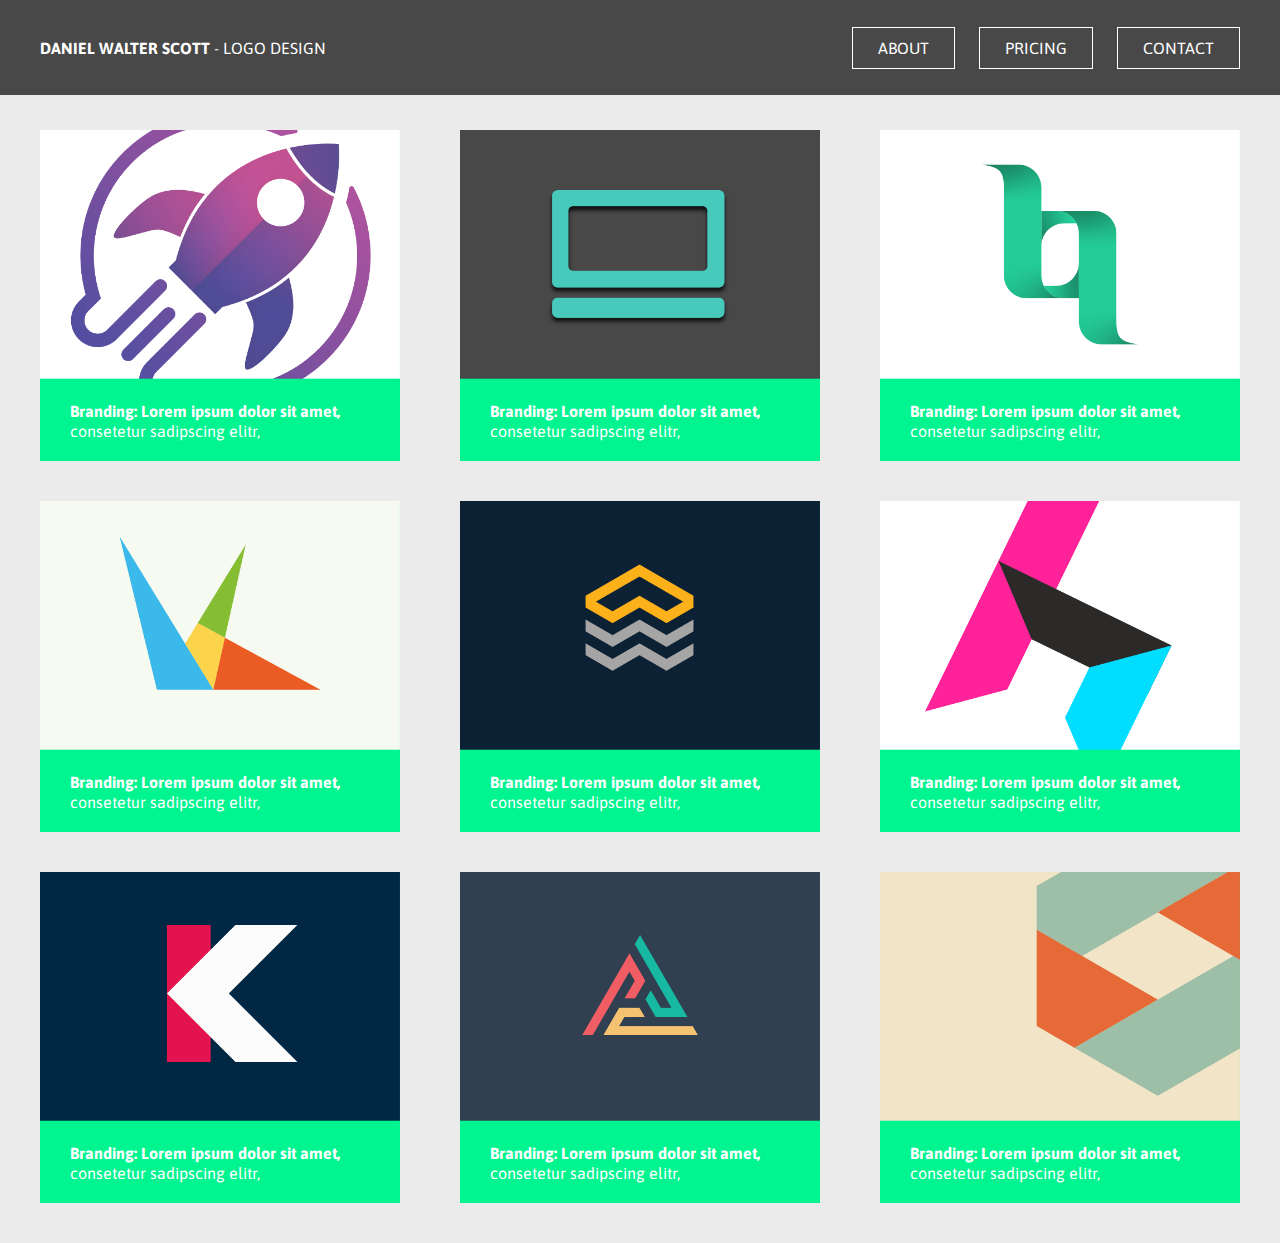
<file: index.html>
<!DOCTYPE html>
<html lang="en">
<head>
    <meta charset="UTF-8">
    <meta name="viewport" content="width=device-width, initial-scale=1.0">
    <meta http-equiv="X-UA-Compatible" content="ie=edge">
    <title>Document</title>
    <link href="https://fonts.googleapis.com/css?family=Asap:400,700" rel="stylesheet">
    <link rel="stylesheet" href="cssreset-meyers.css">
    <link rel="stylesheet" href="style.css">

</head>
<body>
    <header>
        <div class="container-header">
            <div class="logo">
                <h1> <span class="bold">DANIEL WALTER SCOTT</span> - LOGO DESIGN</h1>
            </div>
            <nav>
                <a href="#" class="navButton">ABOUT</a>
                <a href="#" class="navButton">PRICING</a>
                <a href="#" class="navButton">CONTACT</a>
            </nav>
        </div>
    </header>
    <div class="container">
        <div class="col"><img src="images/image1@2x.png" alt=""><p>Branding: Lorem ipsum dolor sit amet, consetetur sadipscing elitr, </p></div>
        <div class="col"><img src="images/image2@2x.png" alt=""><p>Branding: Lorem ipsum dolor sit amet, consetetur sadipscing elitr, </p></div>
        <div class="col"><img src="images/image3@2x.png" alt=""><p>Branding: Lorem ipsum dolor sit amet, consetetur sadipscing elitr, </p></div>
        <div class="col"><img src="images/image4@2x.png" alt=""><p>Branding: Lorem ipsum dolor sit amet, consetetur sadipscing elitr, </p></div>
        <div class="col"><img src="images/image5@2x.png" alt=""><p>Branding: Lorem ipsum dolor sit amet, consetetur sadipscing elitr, </p></div>
        <div class="col"><img src="images/image6@2x.png" alt=""><p>Branding: Lorem ipsum dolor sit amet, consetetur sadipscing elitr, </p></div>
        <div class="col"><img src="images/image7@2x.png" alt=""><p>Branding: Lorem ipsum dolor sit amet, consetetur sadipscing elitr, </p></div>
        <div class="col"><img src="images/image8@2x.png" alt=""><p>Branding: Lorem ipsum dolor sit amet, consetetur sadipscing elitr, </p></div>
        <div class="col"><img src="images/image9@2x.png" alt=""><p>Branding: Lorem ipsum dolor sit amet, consetetur sadipscing elitr, </p></div>
    </div>

</body>
</html>
</file>
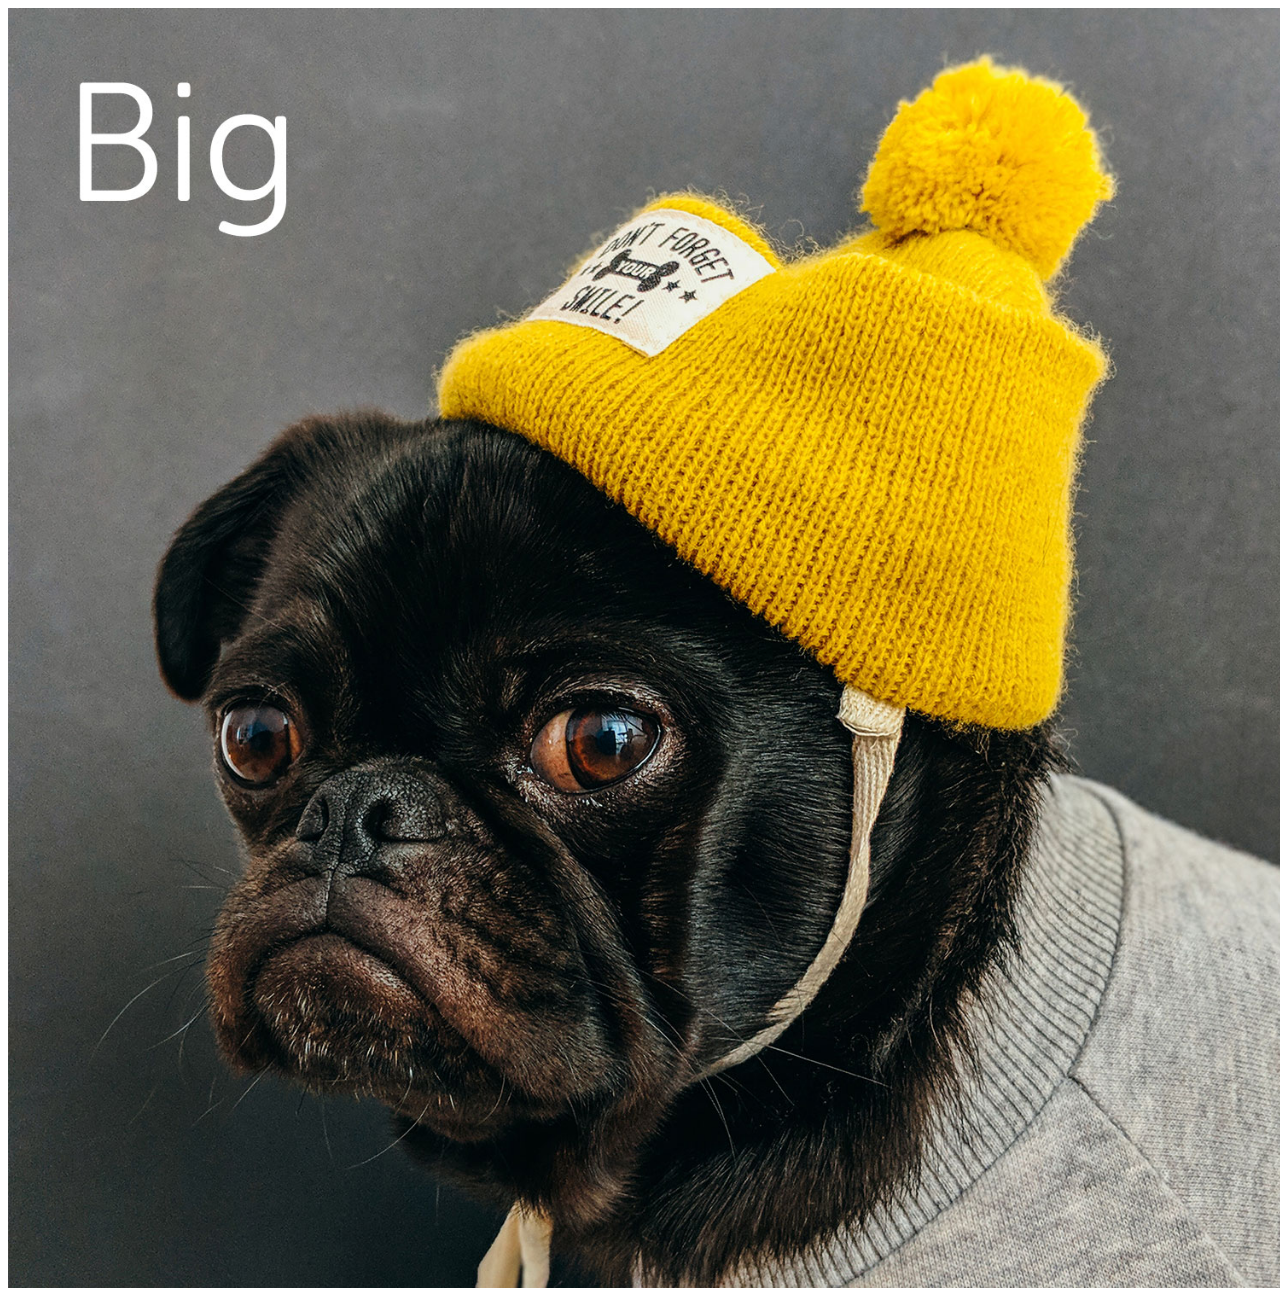
<file: responsive-images-srcset.html>
<!DOCTYPE html>
<html lang="en">
<head>
    <meta charset="UTF-8">
    <meta name="viewport" content="width=device-width, initial-scale=1.0">
    <meta http-equiv="X-UA-Compatible" content="ie=edge">
    <title>Document</title>
</head>
<body>

    <img src="images/pug-charles-unsplash-small.jpg"

     srcset="images/pug-charles-unsplash-small.jpg 500w, images/pug-charles-unsplash-medium.jpg 1000w, images/pug-charles-unsplash-big.jpg 1500w,"  
     alt="">


</body>
</html>
</file>
<file: style.css>
/* Global Desktop View ********************/

body {
    background-color: #EBEBEB;
    font-family: 'Asap', sans-serif;
    color: white;
}


.container {
    /* min-height: 500px; */
    max-width: 1200px;
    margin: 0 auto;
    display: flex;
    flex-wrap: wrap;
    justify-content: space-between;
    padding-top: 130px;
}

.container-header {
    max-width: 1200px;
    margin: 0 auto;
    display: flex;
    justify-content: space-between;
    align-items: center;
    min-height: 95px;
}

.col {
    width: 30%;
    margin-bottom: 40px;
    background-color: #00F490;
}

.col img {
    width: 100%;
    height: auto;
  }

.col p {
    padding: 20px 30px;
    line-height: 1.25rem;
}  

.col p::first-line {
    font-weight: 700;
}

header {
    min-height: 95px;
    background-color: #484848;
    margin-bottom: 40px;
    position: fixed;
    width: 100%;
}


.navButton {
    text-decoration: none;
    color: white;
    padding-left: 25px;
    padding-right: 25px;
    padding-top: 11px;
    padding-bottom: 11px;
    border-style: solid;
    border-width: 1px;
    margin-left: 20px;
 }
 
.bold {
    font-weight: 700;
}

/* Table View ********************/

@media (max-width: 768px) {
    
    
    .col {
        width: 45%;
    }


}





/* Mobile View ********************/

@media (max-width: 400px) {

    .col {
        width: 100%;
    }


}
</file>
<file: cssreset-meyers.css>
/* http://meyerweb.com/eric/tools/css/reset/ 
   v2.0 | 20110126
   License: none (public domain)
*/

html, body, div, span, applet, object, iframe,
h1, h2, h3, h4, h5, h6, p, blockquote, pre,
a, abbr, acronym, address, big, cite, code,
del, dfn, em, img, ins, kbd, q, s, samp,
small, strike, strong, sub, sup, tt, var,
b, u, i, center,
dl, dt, dd, ol, ul, li,
fieldset, form, label, legend,
table, caption, tbody, tfoot, thead, tr, th, td,
article, aside, canvas, details, embed, 
figure, figcaption, footer, header, hgroup, 
menu, nav, output, ruby, section, summary,
time, mark, audio, video {
	margin: 0;
	padding: 0;
	border: 0;
	font-size: 100%;
	font: inherit;
	vertical-align: baseline;
}
/* HTML5 display-role reset for older browsers */
article, aside, details, figcaption, figure, 
footer, header, hgroup, menu, nav, section {
	display: block;
}
body {
	line-height: 1;
}
ol, ul {
	list-style: none;
}
blockquote, q {
	quotes: none;
}
blockquote:before, blockquote:after,
q:before, q:after {
	content: '';
	content: none;
}
table {
	border-collapse: collapse;
	border-spacing: 0;
}
</file>
